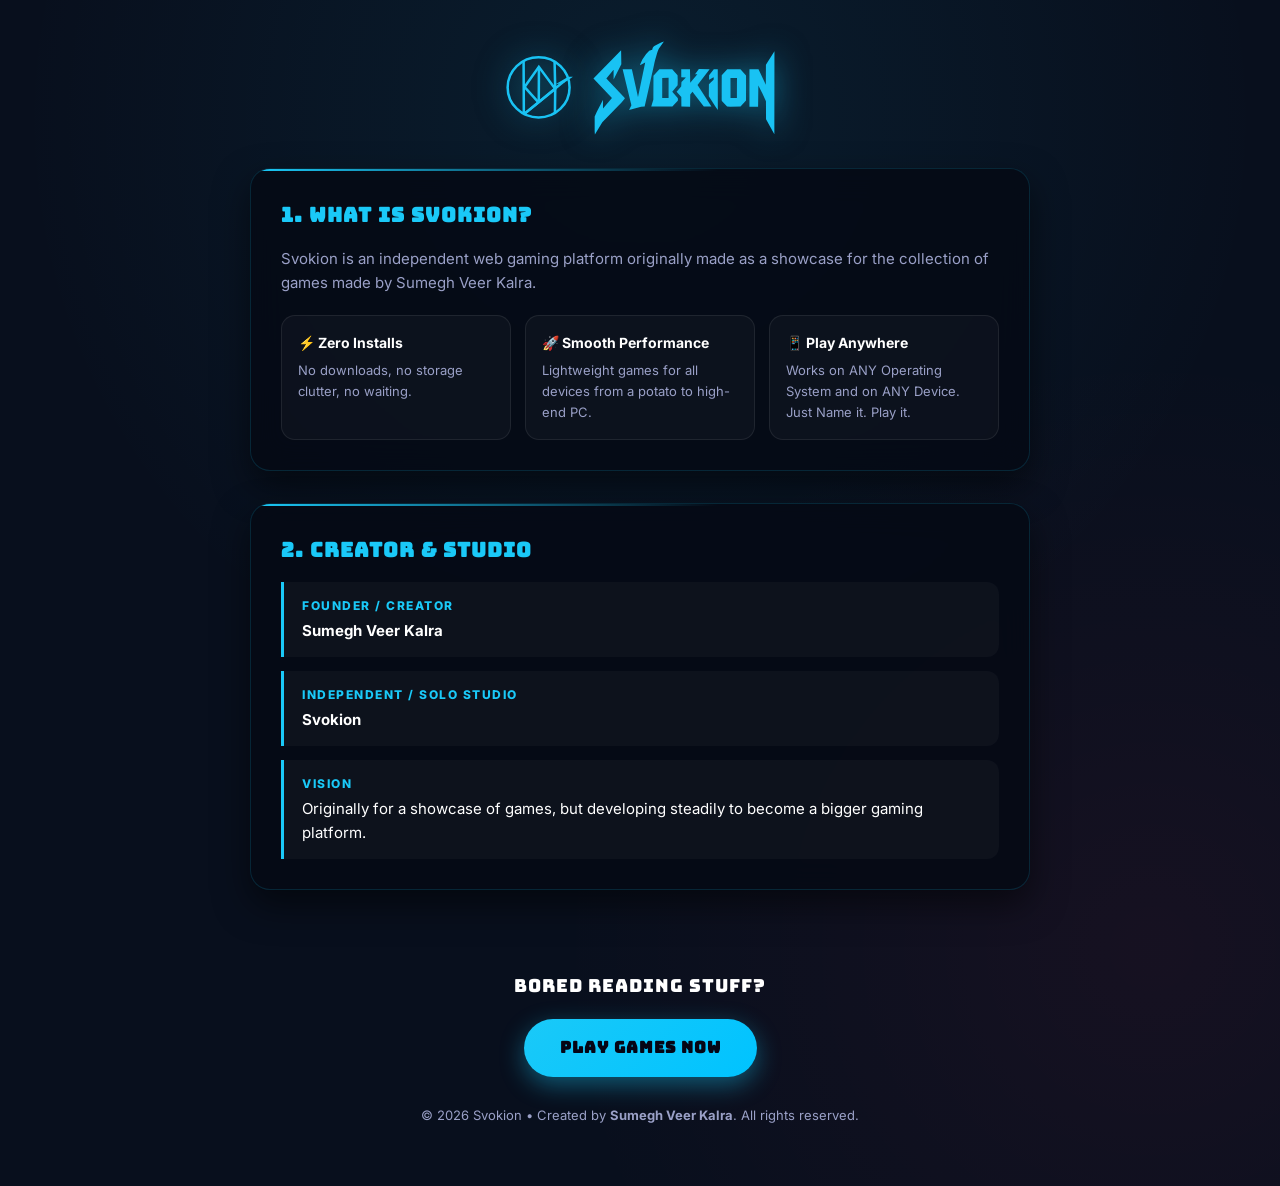
<file: about/index.html>
<!DOCTYPE html>
<html lang="en">
<head>
    <meta charset="UTF-8">
    <meta name="viewport" content="width=device-width, initial-scale=1.0, maximum-scale=1.0, user-scalable=no">
    <title>About | Svokion by Sumegh Veer Kalra</title>
    <meta name="description" content="Learn about Svokion, the free web gaming platform created by Sumegh Veer Kalra. Featuring original games like Drop-Off and The Button.">
    <meta name="keywords" content="about svokion, svokion games, sumegh veer kalra, drop-off, the button, independent web game developer">
    <meta name="author" content="Sumegh Veer Kalra, Svokion">
    <meta name="creator" content="Sumegh Veer Kalra, Svokion">
    <meta name="robots" content="index, follow, max-image-preview:large">
    <link rel="canonical" href="https://svokion.netlify.app/about">
    <link rel="icon" type="image/svg+xml" href="/favicon.svg">
    <link rel="alternate icon" href="/favicon.ico">

    <meta property="og:type" content="website">
    <meta property="og:url" content="https://svokion.netlify.app/about">
    <meta property="og:title" content="About | Svokion by Sumegh Veer Kalra">
    <meta property="og:description" content="Learn about Svokion, the free web gaming platform created by Sumegh Veer Kalra. Featuring original games like Drop-Off and The Button.">
    <meta property="og:image" content="https://svokion.netlify.app/og-image.png?v=3">

    <link rel="preconnect" href="https://fonts.googleapis.com">
    <link rel="preconnect" href="https://fonts.gstatic.com" crossorigin>
    <link href="https://fonts.googleapis.com/css2?family=Bungee&family=Inter:wght@400;600;700;800&display=swap" rel="stylesheet">

    <script type="application/ld+json">
    {
      "@context": "https://schema.org",
      "@type": "AboutPage",
      "name": "About Svokion",
      "url": "https://svokion.netlify.app/about",
      "description": "Svokion is an independent web gaming platform showcase created by Sumegh Veer Kalra.",
      "mainEntity": {
        "@type": "Organization",
        "name": "Svokion",
        "founder": {
          "@type": "Person",
          "name": "Sumegh Veer Kalra"
        }
      }
    }
    </script>

    <style>
        :root {
            --bg-main: #080f1d;
            --bg-card: rgba(5, 10, 20, 0.85);
            --color-accent: #1ac9f8;
            --color-neon-pink: #1ac9f8;
            --text-primary: #ffffff;
            --text-secondary: #9aa0c7;
            --border-glow: rgba(26, 201, 248, 0.15);
            --font-heading: 'Bungee', cursive;
            --font-body: 'Inter', -apple-system, BlinkMacSystemFont, sans-serif;
        }

        * {
            margin: 0;
            padding: 0;
            box-sizing: border-box;
        }

        body {
            background-color: var(--bg-main);
            color: var(--text-primary);
            font-family: var(--font-body);
            line-height: 1.6;
            min-height: 100vh;
            display: flex;
            flex-direction: column;
            align-items: center;
            padding: 40px 20px;
            background-image: 
                radial-gradient(circle at 50% 10%, rgba(26, 201, 248, 0.08) 0%, transparent 50%),
                radial-gradient(circle at 90% 80%, rgba(255, 51, 102, 0.06) 0%, transparent 40%);
            overflow-x: hidden;
        }

        .container {
            max-width: 780px;
            width: 100%;
            display: flex;
            flex-direction: column;
            gap: 32px;
        }

        .header-section {
            text-align: center;
            display: flex;
            flex-direction: column;
            align-items: center;
            gap: 12px;
        }

        .logo {
            font-family: var(--font-heading);
            font-size: 42px;
            color: var(--color-accent);
            text-decoration: none;
            display: inline-flex;
            align-items: center;
            gap: 16px;
            text-shadow: 0 0 20px rgba(26, 201, 248, 0.5);
            transition: transform 0.2s ease;
        }

        .header-brand-icon {
            width: 72px;
            height: 72px;
            border-radius: 50%;
            filter: drop-shadow(0 0 16px rgba(26, 201, 248, 0.5));
            transition: transform 0.2s ease, filter 0.2s ease;
            flex-shrink: 0;
        }

        .logo:hover .header-brand-icon {
            transform: scale(1.05) rotate(6deg);
            filter: drop-shadow(0 0 24px rgba(26, 201, 248, 0.8));
        }

        .logo:hover {
            transform: scale(1.05);
        }

        .logo .logo-v {
            font-size: 32px;
            margin: 0 1px;
        }

        .page-badge {
            font-size: 11px;
            font-weight: 800;
            letter-spacing: 2px;
            color: var(--color-accent);
            text-transform: uppercase;
            background: rgba(255, 51, 102, 0.1);
            border: 1px solid rgba(255, 51, 102, 0.3);
            padding: 4px 14px;
            border-radius: 20px;
        }

        .section-card {
            background: var(--bg-card);
            border: 1px solid var(--border-glow);
            border-radius: 20px;
            padding: 30px;
            backdrop-filter: blur(16px);
            box-shadow: 0 15px 35px rgba(0, 0, 0, 0.5);
            position: relative;
            overflow: hidden;
        }

        .section-card::before {
            content: '';
            position: absolute;
            top: 0;
            left: 0;
            right: 0;
            height: 2px;
            background: linear-gradient(90deg, var(--color-accent), transparent 60%);
        }

        .section-title {
            font-family: var(--font-heading);
            font-size: 20px;
            color: var(--color-accent);
            margin-bottom: 16px;
            letter-spacing: 1px;
            display: flex;
            align-items: center;
            gap: 10px;
        }

        .section-desc {
            color: var(--text-secondary);
            font-size: 15px;
            margin-bottom: 20px;
        }

        .feature-grid {
            display: grid;
            grid-template-columns: repeat(auto-fit, minmax(220px, 1fr));
            gap: 14px;
        }

        .feature-box {
            background: rgba(255, 255, 255, 0.03);
            border: 1px solid rgba(255, 255, 255, 0.08);
            border-radius: 14px;
            padding: 16px;
            display: flex;
            flex-direction: column;
            gap: 6px;
            transition: transform 0.2s ease, border-color 0.2s ease;
        }

        .feature-box:hover {
            transform: translateY(-2px);
            border-color: rgba(26, 201, 248, 0.4);
        }

        .feature-title {
            font-weight: 700;
            font-size: 14px;
            color: #ffffff;
        }

        .feature-desc {
            font-size: 13px;
            color: var(--text-secondary);
        }

        .info-list {
            display: flex;
            flex-direction: column;
            gap: 14px;
        }

        .info-item {
            background: rgba(255, 255, 255, 0.03);
            border-left: 3px solid var(--color-accent);
            border-radius: 0 12px 12px 0;
            padding: 14px 18px;
        }

        .info-label {
            font-size: 12px;
            font-weight: 800;
            text-transform: uppercase;
            letter-spacing: 1.5px;
            color: var(--color-accent);
            margin-bottom: 4px;
        }

        .info-val {
            font-size: 15px;
            color: #ffffff;
        }

        .games-list {
            display: flex;
            flex-direction: column;
            gap: 14px;
        }

        .game-item {
            background: rgba(255, 255, 255, 0.03);
            border: 1px solid rgba(255, 255, 255, 0.08);
            border-radius: 14px;
            padding: 18px;
            display: flex;
            justify-content: space-between;
            align-items: center;
            gap: 16px;
            transition: all 0.2s ease;
        }

        .game-item:hover {
            border-color: var(--color-accent);
            box-shadow: 0 0 20px rgba(26, 201, 248, 0.1);
        }

        .game-item-info {
            display: flex;
            flex-direction: column;
            gap: 4px;
        }

        .game-item-title {
            font-family: var(--font-heading);
            font-size: 16px;
            color: #ffffff;
            letter-spacing: 1px;
        }

        .game-item-desc {
            font-size: 13px;
            color: var(--text-secondary);
        }

        .game-item-btn {
            background: rgba(26, 201, 248, 0.1);
            border: 1px solid var(--color-accent);
            color: var(--color-accent);
            font-family: var(--font-heading);
            font-size: 12px;
            padding: 8px 18px;
            border-radius: 20px;
            text-decoration: none;
            white-space: nowrap;
            letter-spacing: 1px;
            transition: all 0.2s ease;
            flex-shrink: 0;
        }

        .game-item-btn:hover {
            background: var(--color-accent);
            color: #050515;
            box-shadow: 0 0 15px rgba(26, 201, 248, 0.6);
            transform: scale(1.05);
        }

        .upcoming-note {
            font-size: 13px;
            font-weight: 700;
            color: var(--color-accent);
            text-align: center;
            margin-top: 10px;
            letter-spacing: 1px;
            text-transform: uppercase;
        }

        .cta-section {
            text-align: center;
            display: flex;
            flex-direction: column;
            align-items: center;
            gap: 18px;
            padding: 50px 20px 20px;
        }

        .cta-question {
            font-family: var(--font-heading);
            font-size: 18px;
            color: var(--text-primary);
            letter-spacing: 1px;
        }

        .cta-btn {
            display: inline-flex;
            align-items: center;
            gap: 10px;
            background: linear-gradient(135deg, var(--color-accent), #00c3ff);
            color: #050515;
            font-family: var(--font-heading);
            font-size: 16px;
            text-decoration: none;
            padding: 16px 36px;
            border-radius: 30px;
            font-weight: 800;
            letter-spacing: 1px;
            box-shadow: 0 8px 25px rgba(26, 201, 248, 0.4);
            transition: transform 0.2s ease, box-shadow 0.2s ease;
        }

        .cta-btn:hover {
            transform: translateY(-3px) scale(1.03);
            box-shadow: 0 12px 35px rgba(26, 201, 248, 0.7);
        }

        .footer-copyright {
            font-size: 13px;
            color: var(--text-secondary);
            margin-top: 10px;
        }

        @media (max-width: 600px) {
            .section-card {
                padding: 20px;
            }
            .game-item {
                flex-direction: column;
                align-items: flex-start;
            }
            .game-item-btn {
                width: 100%;
                text-align: center;
            }
            .logo {
                font-size: 34px;
            }
            .header-brand-icon {
                width: 52px;
                height: 52px;
            }
            .logo-img {
                height: 68px;
            }
        }
    .logo-img {
            height: 96px;
            width: auto;
            display: block;
            filter: drop-shadow(0 0 16px rgba(26, 201, 248, 0.5));
            transition: transform 0.2s ease, filter 0.2s ease;
        }
        .logo-img:hover {
            transform: scale(1.04);
            filter: drop-shadow(0 0 24px rgba(26, 201, 248, 0.75));
        }
    </style>
</head>
<body>

    <div class="container">
        <div class="header-section">
            <a href="/" class="logo" title="Svokion"><img src="/svokion-icon.svg" alt="" class="header-brand-icon"><img src="/svokion.svg" alt="Svokion" class="logo-img"></a>
        </div>

        <section class="section-card">
            <h2 class="section-title">1. WHAT IS SVOKION?</h2>
            <p class="section-desc">
                Svokion is an independent web gaming platform originally made as a showcase for the collection of games made by Sumegh Veer Kalra.
            </p>
            <div class="feature-grid">
                <div class="feature-box">
                    <span class="feature-title">⚡ Zero Installs</span>
                    <span class="feature-desc">No downloads, no storage clutter, no waiting.</span>
                </div>
                <div class="feature-box">
                    <span class="feature-title">🚀 Smooth Performance</span>
                    <span class="feature-desc">Lightweight games for all devices from a potato to high-end PC.</span>
                </div>
                <div class="feature-box">
                    <span class="feature-title">📱 Play Anywhere</span>
                    <span class="feature-desc">Works on ANY Operating System and on ANY Device. Just Name it. Play it.</span>
                </div>
            </div>
        </section>

        <section class="section-card">
            <h2 class="section-title">2. CREATOR & STUDIO</h2>
            <div class="info-list">
                <div class="info-item">
                    <div class="info-label">Founder / Creator</div>
                    <div class="info-val"><strong>Sumegh Veer Kalra</strong></div>
                </div>
                <div class="info-item">
                    <div class="info-label">Independent / Solo Studio</div>
                    <div class="info-val"><strong>Svokion</strong></div>
                </div>
                <div class="info-item">
                    <div class="info-label">Vision</div>
                    <div class="info-val">Originally for a showcase of games, but developing steadily to become a bigger gaming platform.</div>
                </div>
            </div>
        </section>

        

        <div class="cta-section">
            <div class="cta-question">Bored reading stuff?</div>
            <a href="https://svokion.netlify.app/" class="cta-btn">PLAY GAMES NOW</a>
            <div class="footer-copyright">
                © 2026 Svokion • Created by <strong>Sumegh Veer Kalra</strong>. All rights reserved.
            </div>
        </div>
    </div>

</body>
</html>
</file>
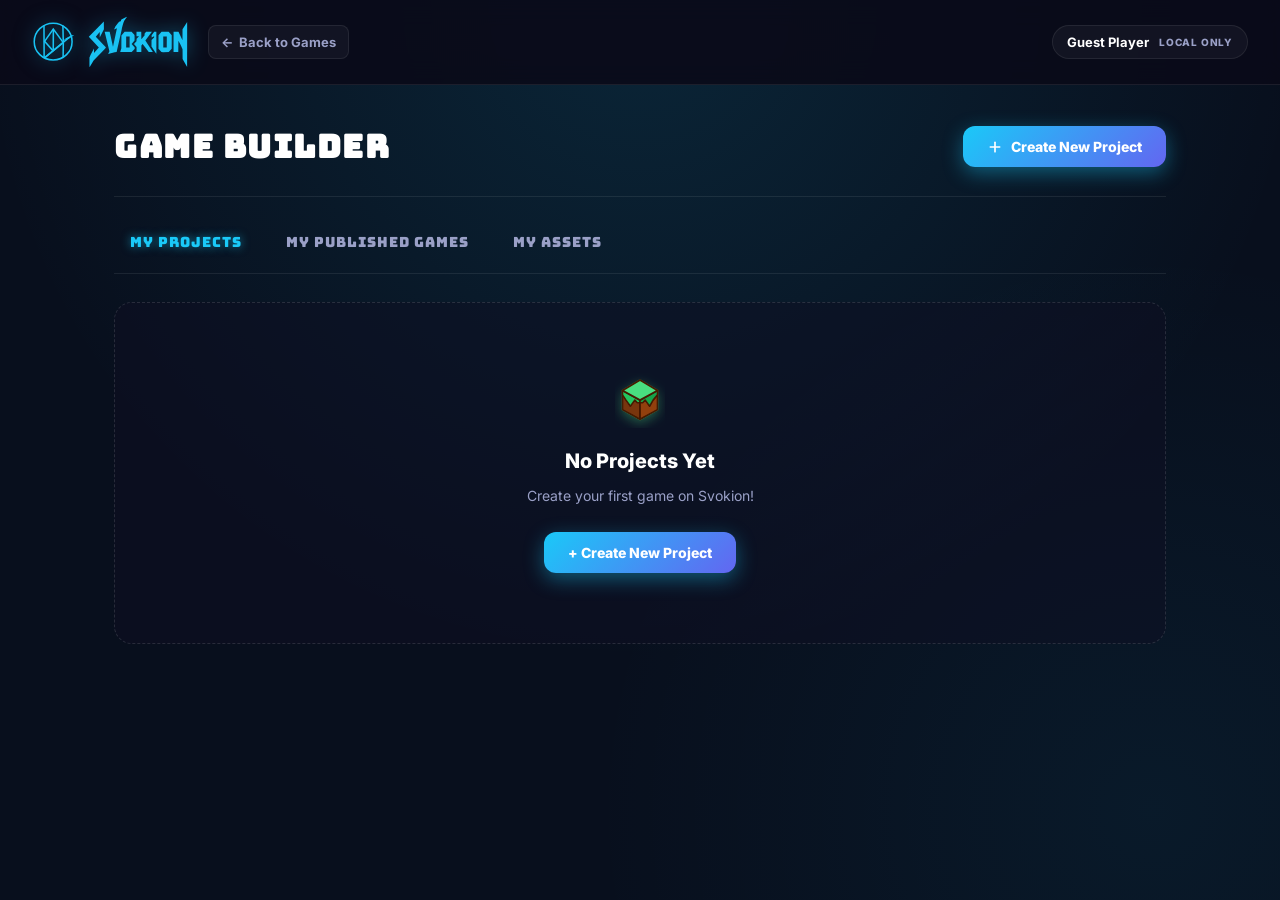
<file: developer/index.html>
<!DOCTYPE html>
<html lang="en">
<head>
    <meta charset="UTF-8">
    <meta name="viewport" content="width=device-width, initial-scale=1.0, maximum-scale=1.0, user-scalable=no">
    <title>Game Builder - Svokion</title>
    <meta name="description" content="Build, play, and publish custom games on Svokion.">
    <meta name="robots" content="index, follow">
    <link rel="canonical" href="https://svokion.netlify.app/developer">
    <link rel="icon" type="image/svg+xml" href="/favicon.svg">
    <link rel="alternate icon" href="/favicon.ico">

    <meta property="og:type" content="website">
    <meta property="og:url" content="https://svokion.netlify.app/developer">
    <meta property="og:title" content="Game Builder - Svokion">
    <meta property="og:description" content="Build, play, and publish custom games on Svokion.">
    <meta property="og:image" content="https://svokion.netlify.app/og-image.png?v=3">

    <link rel="preconnect" href="https://fonts.googleapis.com">
    <link rel="preconnect" href="https://fonts.gstatic.com" crossorigin>
    <link href="https://fonts.googleapis.com/css2?family=Bungee&family=Inter:wght@400;600;700;800&display=swap" rel="stylesheet">

    <style>
        :root {
            --bg-main: #080f1d;
            --bg-card: rgba(5, 10, 20, 0.85);
            --color-accent: #1ac9f8;
            --color-neon-pink: #ff3366;
            --color-purple: #1ac9f8;
            --text-primary: #ffffff;
            --text-secondary: #9aa0c7;
            --border-color: rgba(255, 255, 255, 0.08);
            --font-heading: 'Bungee', cursive;
            --font-body: 'Inter', -apple-system, BlinkMacSystemFont, sans-serif;
            --transition-smooth: all 0.25s cubic-bezier(0.2, 0.8, 0.2, 1);
        }

        * {
            margin: 0;
            padding: 0;
            box-sizing: border-box;
        }

        body {
            background-color: var(--bg-main);
            color: var(--text-primary);
            font-family: var(--font-body);
            line-height: 1.6;
            min-height: 100vh;
            display: flex;
            flex-direction: column;
            background-image: 
                radial-gradient(circle at 50% 0%, rgba(26, 201, 248, 0.12) 0%, transparent 60%),
                radial-gradient(circle at 90% 90%, rgba(26, 201, 248, 0.06) 0%, transparent 40%);
            overflow-x: hidden;
        }

        .builder-header {
            width: 100%;
            display: flex;
            justify-content: space-between;
            align-items: center;
            padding: 16px 32px;
            background: rgba(10, 10, 25, 0.9);
            border-bottom: 1px solid var(--border-color);
            position: sticky;
            top: 0;
            z-index: 100;
            backdrop-filter: blur(12px);
        }

        .header-left {
            display: flex;
            align-items: center;
            gap: 20px;
        }

        .logo {
            font-family: var(--font-heading);
            font-size: 28px;
            color: var(--color-accent);
            text-decoration: none;
            display: inline-flex;
            align-items: center;
            gap: 12px;
            letter-spacing: 1px;
        }

        .header-brand-icon {
            width: 44px;
            height: 44px;
            border-radius: 50%;
            filter: drop-shadow(0 0 10px rgba(26, 201, 248, 0.5));
            transition: transform 0.2s ease, filter 0.2s ease;
            flex-shrink: 0;
        }

        .logo:hover .header-brand-icon {
            transform: scale(1.05) rotate(6deg);
            filter: drop-shadow(0 0 18px rgba(26, 201, 248, 0.8));
        }

        .logo-v {
            font-size: 20px;
            margin: 0 1px;
            color: var(--color-accent);
        }

        .back-link {
            display: inline-flex;
            align-items: center;
            gap: 6px;
            color: var(--text-secondary);
            text-decoration: none;
            font-size: 13px;
            font-weight: 700;
            transition: var(--transition-smooth);
            padding: 6px 12px;
            border-radius: 8px;
            background: rgba(255, 255, 255, 0.04);
            border: 1px solid var(--border-color);
        }

        .back-link:hover {
            color: #ffffff;
            border-color: rgba(255, 255, 255, 0.2);
            background: rgba(255, 255, 255, 0.08);
        }

        .header-right {
            display: flex;
            align-items: center;
            gap: 16px;
        }

        .user-chip {
            display: flex;
            align-items: center;
            gap: 10px;
            padding: 6px 14px;
            background: rgba(255, 255, 255, 0.04);
            border: 1px solid var(--border-color);
            border-radius: 20px;
        }

        .user-name {
            font-size: 13px;
            font-weight: 700;
            color: var(--text-primary);
        }

        .user-badge {
            font-size: 10px;
            font-weight: 800;
            text-transform: uppercase;
            letter-spacing: 0.8px;
            color: var(--text-secondary);
        }

        .user-badge.developer {
            color: #38bdf8;
            text-shadow: 0 0 8px rgba(26, 201, 248, 0.6);
        }

        .user-badge.admin {
            color: var(--color-accent);
            text-shadow: 0 0 8px rgba(26, 201, 248, 0.5);
        }

        .user-badge.owner {
            color: #ffd700;
            text-shadow: 0 0 8px rgba(255, 215, 0, 0.5);
        }

        .user-badge.player {
            color: #00c3ff;
        }

        .builder-container {
            max-width: 1100px;
            width: 100%;
            margin: 0 auto;
            padding: 36px 24px 60px 24px;
            display: flex;
            flex-direction: column;
            gap: 28px;
            flex: 1;
        }

        .hero-banner {
            display: flex;
            justify-content: space-between;
            align-items: center;
            padding-bottom: 24px;
            border-bottom: 1px solid var(--border-color);
            gap: 20px;
            flex-wrap: wrap;
        }

        .hero-title-group h1 {
            font-family: var(--font-heading);
            font-size: 32px;
            letter-spacing: 1.5px;
            color: #ffffff;
            margin: 0;
        }

        .btn-create-project {
            display: inline-flex;
            align-items: center;
            gap: 8px;
            background: linear-gradient(135deg, #1ac9f8, #6366f1);
            color: #ffffff;
            border: none;
            padding: 12px 24px;
            border-radius: 12px;
            font-family: var(--font-body);
            font-size: 14px;
            font-weight: 800;
            cursor: pointer;
            box-shadow: 0 6px 20px rgba(26, 201, 248, 0.4);
            transition: var(--transition-smooth);
        }

        .btn-create-project:hover {
            transform: translateY(-2px);
            box-shadow: 0 8px 25px rgba(26, 201, 248, 0.6);
        }

        .builder-tabs {
            display: flex;
            gap: 12px;
            border-bottom: 1px solid var(--border-color);
            padding-bottom: 14px;
            overflow-x: auto;
        }

        .tab-btn {
            background: transparent;
            border: none;
            color: var(--text-secondary);
            font-family: var(--font-heading);
            font-size: 14px;
            letter-spacing: 1px;
            padding: 8px 16px;
            cursor: pointer;
            transition: var(--transition-smooth);
            white-space: nowrap;
        }

        .tab-btn:hover {
            color: #ffffff;
        }

        .tab-btn.active {
            color: var(--color-accent);
            text-shadow: 0 0 10px rgba(26, 201, 248, 0.6);
        }

        .tab-pane {
            display: none;
        }

        .tab-pane.active {
            display: block;
        }

        .projects-grid {
            display: grid;
            grid-template-columns: repeat(auto-fill, minmax(300px, 1fr));
            gap: 22px;
        }

        .project-card {
            background: rgba(18, 18, 42, 0.7);
            border: 1px solid var(--border-color);
            border-radius: 16px;
            overflow: hidden;
            display: flex;
            flex-direction: column;
            transition: var(--transition-smooth);
        }

        .project-card:hover {
            border-color: rgba(26, 201, 248, 0.4);
            transform: translateY(-3px);
            box-shadow: 0 12px 30px rgba(0, 0, 0, 0.5), 0 0 15px rgba(26, 201, 248, 0.15);
        }

        .card-preview {
            height: 150px;
            background: linear-gradient(135deg, #111129, #1b1638);
            display: flex;
            align-items: center;
            justify-content: center;
            font-size: 42px;
            border-bottom: 1px solid var(--border-color);
        }

        .card-content {
            padding: 18px;
            display: flex;
            flex-direction: column;
            flex: 1;
        }

        .card-title {
            font-family: var(--font-body);
            font-size: 17px;
            font-weight: 800;
            color: var(--text-primary);
            margin-bottom: 6px;
        }

        .card-meta {
            display: flex;
            justify-content: space-between;
            font-size: 12px;
            color: var(--text-secondary);
            margin-bottom: 18px;
        }

        .card-actions {
            display: flex;
            gap: 8px;
            margin-top: auto;
        }

        .card-btn {
            padding: 9px 12px;
            border-radius: 8px;
            font-size: 12px;
            font-weight: 700;
            cursor: pointer;
            transition: var(--transition-smooth);
            text-align: center;
            border: none;
        }

        .card-btn.open {
            flex: 2;
            background: rgba(26, 201, 248, 0.2);
            border: 1px solid rgba(26, 201, 248, 0.4);
            color: #38bdf8;
        }

        .card-btn.open:hover {
            background: #1ac9f8;
            color: #ffffff;
        }

        .card-btn.submit {
            flex: 2;
            background: rgba(26, 201, 248, 0.12);
            border: 1px solid rgba(26, 201, 248, 0.3);
            color: var(--color-accent);
        }

        .card-btn.submit:hover {
            background: var(--color-accent);
            color: #050510;
        }

        .card-btn.delete {
            flex: 1;
            background: rgba(255, 255, 255, 0.04);
            border: 1px solid rgba(255, 255, 255, 0.08);
            color: var(--text-secondary);
        }

        .card-btn.delete:hover {
            background: rgba(255, 51, 102, 0.2);
            border-color: rgba(255, 51, 102, 0.4);
            color: #ff4d79;
        }

        .empty-state {
            text-align: center;
            padding: 70px 24px;
            background: rgba(15, 15, 35, 0.5);
            border: 1px dashed rgba(255, 255, 255, 0.12);
            border-radius: 18px;
        }

        .empty-icon {
            font-size: 52px;
            margin-bottom: 16px;
            display: flex;
            align-items: center;
            justify-content: center;
        }

        .empty-icon svg {
            width: 56px;
            height: 56px;
            display: block;
        }

        .empty-title {
            font-family: var(--font-body);
            font-size: 20px;
            font-weight: 800;
            color: var(--text-primary);
            margin-bottom: 8px;
        }

        .empty-desc {
            font-size: 14px;
            color: var(--text-secondary);
            max-width: 440px;
            margin: 0 auto 24px auto;
        }

        @media (max-width: 680px) {
            .builder-header {
                padding: 14px 18px;
            }
            .builder-container {
                padding: 24px 16px;
            }
            .hero-banner {
                flex-direction: column;
                align-items: flex-start;
            }
        }
    .logo-img {
            height: 52px;
            width: auto;
            display: block;
            filter: drop-shadow(0 0 10px rgba(26, 201, 248, 0.4));
        }
        </style>
</head>
<body>

    <header class="builder-header">
        <div class="header-left">
            <a href="/" class="logo" title="Svokion"><img src="/svokion-icon.svg" alt="" class="header-brand-icon"><img src="/svokion.svg" alt="Svokion" class="logo-img"></a>
            <a href="/" class="back-link">
                <span>←</span>
                <span>Back to Games</span>
            </a>
        </div>
        <div class="header-right">
            <div class="user-chip" id="user-chip">
                <span class="user-name" id="user-name">Guest Player</span>
                <span class="user-badge" id="user-badge">Local Only</span>
            </div>
        </div>
    </header>

    <main class="builder-container">
        <section class="hero-banner">
            <div class="hero-title-group">
                <h1>GAME BUILDER</h1>
            </div>
            <button type="button" class="btn-create-project" id="btn-create-project">
                <svg width="16" height="16" viewBox="0 0 24 24" fill="none" stroke="currentColor" stroke-width="2.5" stroke-linecap="round" stroke-linejoin="round">
                    <line x1="12" y1="5" x2="12" y2="19"></line>
                    <line x1="5" y1="12" x2="19" y2="12"></line>
                </svg>
                <span>Create New Project</span>
            </button>
        </section>

        <nav class="builder-tabs">
            <button type="button" class="tab-btn active" data-tab="projects" id="tab-projects">My Projects</button>
            <button type="button" class="tab-btn" data-tab="published" id="tab-published">My Published Games</button>
            <button type="button" class="tab-btn" data-tab="assets" id="tab-assets">My Assets</button>
        </nav>

        <div class="tab-pane active" id="pane-projects">
            <div class="projects-grid" id="projects-grid"></div>
        </div>

        <div class="tab-pane" id="pane-published">
            <div class="empty-state">
                <div class="empty-icon">🎮</div>
                <h3 class="empty-title">No games published</h3>
                <p class="empty-desc">No games published, make one and submit it now:</p>
                <button type="button" class="btn-create-project" id="btn-create-published">+ Create New Project</button>
            </div>
        </div>

        <div class="tab-pane" id="pane-assets">
            <div class="empty-state">
                <div class="empty-icon">🧱</div>
                <h3 class="empty-title">No Assets Uploaded Yet</h3>
                <p class="empty-desc">Create Models &amp; Presets and upload them to toolbox for other creators!</p>
                <button type="button" class="btn-create-project" id="btn-create-assets">+ Create New Project</button>
            </div>
        </div>
    </main>

    <script>
        const state = {
            currentUser: null,
            projects: []
        };

        function restoreUserState() {
            try {
                const raw = sessionStorage.getItem("_svk_session_cache");
                if (raw) {
                    const parsed = JSON.parse(raw);
                    state.currentUser = parsed;
                }
            } catch (e) {}

            const nameEl = document.getElementById("user-name");
            const badgeEl = document.getElementById("user-badge");

            if (state.currentUser && state.currentUser.uid) {
                if (nameEl) nameEl.textContent = state.currentUser.username ? `@${state.currentUser.username}` : "Creator";
                if (badgeEl) {
                    const role = state.currentUser.role || "user";
                    if (role === "owner") {
                        badgeEl.textContent = "OWNER";
                        badgeEl.className = "user-badge owner";
                    } else if (role === "admin") {
                        badgeEl.textContent = "ADMIN";
                        badgeEl.className = "user-badge admin";
                    } else if (role === "developer") {
                        badgeEl.textContent = "DEVELOPER";
                        badgeEl.className = "user-badge developer";
                    } else {
                        badgeEl.textContent = "PLAYER";
                        badgeEl.className = "user-badge player";
                    }
                }
            } else {
                if (nameEl) nameEl.textContent = "Guest Player";
                if (badgeEl) {
                    badgeEl.textContent = "LOCAL ONLY";
                    badgeEl.className = "user-badge";
                }
            }
        }

        function loadProjects() {
            try {
                const raw = localStorage.getItem("_svk_studio_projects");
                if (raw) {
                    const parsed = JSON.parse(raw);
                    if (Array.isArray(parsed)) {
                        state.projects = parsed;
                        return;
                    }
                }
            } catch (e) {}
            state.projects = [];
        }

        function saveProjects() {
            try {
                localStorage.setItem("_svk_studio_projects", JSON.stringify(state.projects));
            } catch (e) {}
        }

        function renderProjects() {
            const grid = document.getElementById("projects-grid");
            if (!grid) return;

            if (state.projects.length === 0) {
                grid.innerHTML = `
                    <div class="empty-state" style="grid-column: 1 / -1;">
                        <div class="empty-icon"><svg width="60" height="60" viewBox="0 0 64 64" fill="none"><defs><filter id="grassGlow" x="-20%" y="-20%" width="140%" height="140%"><feDropShadow dx="0" dy="4" stdDeviation="6" flood-color="#4ade80" flood-opacity="0.35"/></filter></defs><g filter="url(#grassGlow)"><polygon points="12,20 32,31 32,53 12,42" fill="#78350f" stroke="#451a03" stroke-width="2" stroke-linejoin="round"/><polygon points="32,31 52,20 52,42 32,53" fill="#92400e" stroke="#451a03" stroke-width="2" stroke-linejoin="round"/><path d="M 12 20 L 32 31 L 32 34 L 29 34 L 26 31 L 21 38 L 16 31 L 12 25 Z" fill="#22c55e" stroke="#451a03" stroke-width="1.8" stroke-linejoin="round"/><path d="M 32 31 L 52 20 L 52 25 L 47 31 L 43 38 L 38 31 L 35 34 L 32 34 Z" fill="#16a34a" stroke="#451a03" stroke-width="1.8" stroke-linejoin="round"/><polygon points="32,8 52,20 32,31 12,20" fill="#4ade80" stroke="#451a03" stroke-width="2" stroke-linejoin="round"/></g></svg></div>
                        <h3 class="empty-title">No Projects Yet</h3>
                        <p class="empty-desc">Create your first game on Svokion!</p>
                        <button type="button" class="btn-create-project" id="empty-create-btn">+ Create New Project</button>
                    </div>
                `;
                const emptyBtn = document.getElementById("empty-create-btn");
                if (emptyBtn) emptyBtn.addEventListener("click", createNewProject);
                return;
            }

            grid.innerHTML = state.projects.map(p => `
                <div class="project-card" data-id="${p.id}">
                    <div class="card-preview">🧱</div>
                    <div class="card-content">
                        <h3 class="card-title">${p.title}</h3>
                        <div class="card-meta">
                            <span>Updated: ${p.updatedAt || 'Recent'}</span>
                            <span>${p.blocks || 0} blocks</span>
                        </div>
                        <div class="card-actions">
                            <button type="button" class="card-btn open" data-id="${p.id}">Open in Editor</button>
                            <button type="button" class="card-btn submit" data-id="${p.id}">Submit Game</button>
                            <button type="button" class="card-btn delete" data-id="${p.id}">Delete</button>
                        </div>
                    </div>
                </div>
            `).join("");

            grid.querySelectorAll(".card-btn.open").forEach(btn => {
                btn.addEventListener("click", () => {
                    const id = btn.getAttribute("data-id");
                    const p = state.projects.find(item => item.id === id);
                    openInEditor(p);
                });
            });

            grid.querySelectorAll(".card-btn.submit").forEach(btn => {
                btn.addEventListener("click", () => {
                    if (!state.currentUser || !state.currentUser.uid) {
                        alert("Please sign in on the main site to submit games for review! 🔒");
                        return;
                    }
                    const id = btn.getAttribute("data-id");
                    const p = state.projects.find(item => item.id === id);
                    const name = p ? p.title : "Project";
                    if (state.currentUser.role === "owner") {
                        alert(`Owner submission: "${name}" published directly to live! 🚀`);
                    } else {
                        alert(`"${name}" submitted! An Admin will playtest it before publishing.`);
                    }
                });
            });

            grid.querySelectorAll(".card-btn.delete").forEach(btn => {
                btn.addEventListener("click", () => {
                    const id = btn.getAttribute("data-id");
                    state.projects = state.projects.filter(item => item.id !== id);
                    saveProjects();
                    renderProjects();
                });
            });
        }

        function createNewProject() {
            window.location.href = "/games/studio/editor.html";
        }

        function openInEditor(project) {
            const id = project ? project.id : "";
            window.location.href = `/games/studio/editor.html?id=${encodeURIComponent(id)}`;
        }

        function setupTabs() {
            const tabs = document.querySelectorAll(".tab-btn");
            const panes = document.querySelectorAll(".tab-pane");

            tabs.forEach(tab => {
                tab.addEventListener("click", () => {
                    const target = tab.getAttribute("data-tab");
                    tabs.forEach(t => t.classList.toggle("active", t === tab));
                    panes.forEach(p => p.classList.toggle("active", p.id === `pane-${target}`));
                });
            });
        }

        window.addEventListener("DOMContentLoaded", () => {
            restoreUserState();
            loadProjects();
            renderProjects();
            setupTabs();

            const createBtn = document.getElementById("btn-create-project");
            if (createBtn) createBtn.addEventListener("click", createNewProject);

            const publishedCreateBtn = document.getElementById("btn-create-published");
            if (publishedCreateBtn) publishedCreateBtn.addEventListener("click", createNewProject);

            const assetsCreateBtn = document.getElementById("btn-create-assets");
            if (assetsCreateBtn) assetsCreateBtn.addEventListener("click", createNewProject);
        });
    </script>
</body>
</html>
</file>
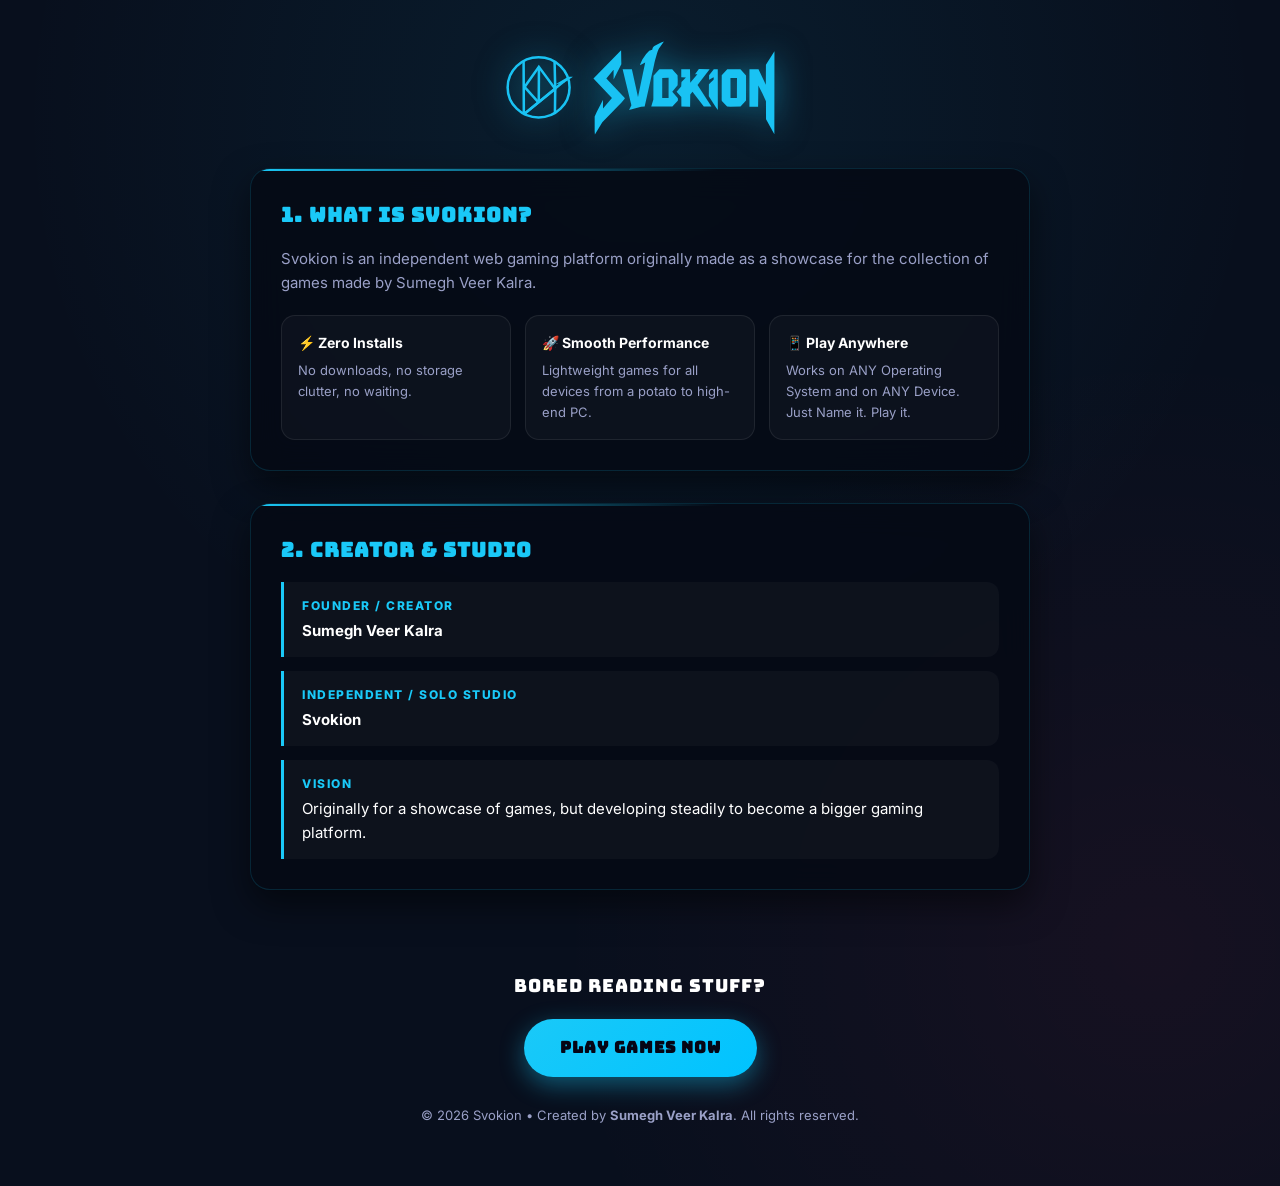
<file: about.html>
<!DOCTYPE html>
<html lang="en">
<head>
    <meta charset="UTF-8">
    <meta name="viewport" content="width=device-width, initial-scale=1.0, maximum-scale=1.0, user-scalable=no">
    <title>About | Svokion</title>
    <meta name="description" content="Svokion is an independent web gaming platform showcase created by Sumegh Veer Kalra. Lightweight browser games with zero installs.">
    <meta name="author" content="Sumegh Veer Kalra, Svokion">
    <meta name="creator" content="Sumegh Veer Kalra, Svokion">
    <meta name="robots" content="index, follow">
    <link rel="canonical" href="https://svokion.netlify.app/about">
    <link rel="icon" type="image/svg+xml" href="/favicon.svg">
    <link rel="alternate icon" href="/favicon.ico">

    <link rel="preconnect" href="https://fonts.googleapis.com">
    <link rel="preconnect" href="https://fonts.gstatic.com" crossorigin>
    <link href="https://fonts.googleapis.com/css2?family=Bungee&family=Inter:wght@400;600;700;800&display=swap" rel="stylesheet">

    <script type="application/ld+json">
    {
      "@context": "https://schema.org",
      "@type": "AboutPage",
      "name": "About Svokion",
      "url": "https://svokion.netlify.app/about",
      "description": "Svokion is an independent web gaming platform showcase created by Sumegh Veer Kalra.",
      "mainEntity": {
        "@type": "Organization",
        "name": "Svokion",
        "founder": {
          "@type": "Person",
          "name": "Sumegh Veer Kalra"
        }
      }
    }
    </script>

    <style>
        :root {
            --bg-main: #080f1d;
            --bg-card: rgba(5, 10, 20, 0.85);
            --color-accent: #1ac9f8;
            --color-neon-pink: #1ac9f8;
            --text-primary: #ffffff;
            --text-secondary: #9aa0c7;
            --border-glow: rgba(26, 201, 248, 0.15);
            --font-heading: 'Bungee', cursive;
            --font-body: 'Inter', -apple-system, BlinkMacSystemFont, sans-serif;
        }

        * {
            margin: 0;
            padding: 0;
            box-sizing: border-box;
        }

        body {
            background-color: var(--bg-main);
            color: var(--text-primary);
            font-family: var(--font-body);
            line-height: 1.6;
            min-height: 100vh;
            display: flex;
            flex-direction: column;
            align-items: center;
            padding: 40px 20px;
            background-image: 
                radial-gradient(circle at 50% 10%, rgba(26, 201, 248, 0.08) 0%, transparent 50%),
                radial-gradient(circle at 90% 80%, rgba(255, 51, 102, 0.06) 0%, transparent 40%);
            overflow-x: hidden;
        }

        .container {
            max-width: 780px;
            width: 100%;
            display: flex;
            flex-direction: column;
            gap: 32px;
        }

        .header-section {
            text-align: center;
            display: flex;
            flex-direction: column;
            align-items: center;
            gap: 12px;
        }

        .logo {
            font-family: var(--font-heading);
            font-size: 42px;
            color: var(--color-accent);
            text-decoration: none;
            display: inline-flex;
            align-items: center;
            gap: 16px;
            text-shadow: 0 0 20px rgba(26, 201, 248, 0.5);
            transition: transform 0.2s ease;
        }

        .header-brand-icon {
            width: 72px;
            height: 72px;
            border-radius: 50%;
            filter: drop-shadow(0 0 16px rgba(26, 201, 248, 0.5));
            transition: transform 0.2s ease, filter 0.2s ease;
            flex-shrink: 0;
        }

        .logo:hover .header-brand-icon {
            transform: scale(1.05) rotate(6deg);
            filter: drop-shadow(0 0 24px rgba(26, 201, 248, 0.8));
        }

        .logo:hover {
            transform: scale(1.05);
        }

        .logo .logo-v {
            font-size: 32px;
            margin: 0 1px;
        }

        .page-badge {
            font-size: 11px;
            font-weight: 800;
            letter-spacing: 2px;
            color: var(--color-accent);
            text-transform: uppercase;
            background: rgba(255, 51, 102, 0.1);
            border: 1px solid rgba(255, 51, 102, 0.3);
            padding: 4px 14px;
            border-radius: 20px;
        }

        .section-card {
            background: var(--bg-card);
            border: 1px solid var(--border-glow);
            border-radius: 20px;
            padding: 30px;
            backdrop-filter: blur(16px);
            box-shadow: 0 15px 35px rgba(0, 0, 0, 0.5);
            position: relative;
            overflow: hidden;
        }

        .section-card::before {
            content: '';
            position: absolute;
            top: 0;
            left: 0;
            right: 0;
            height: 2px;
            background: linear-gradient(90deg, var(--color-accent), transparent 60%);
        }

        .section-title {
            font-family: var(--font-heading);
            font-size: 20px;
            color: var(--color-accent);
            margin-bottom: 16px;
            letter-spacing: 1px;
            display: flex;
            align-items: center;
            gap: 10px;
        }

        .section-desc {
            color: var(--text-secondary);
            font-size: 15px;
            margin-bottom: 20px;
        }

        .feature-grid {
            display: grid;
            grid-template-columns: repeat(auto-fit, minmax(220px, 1fr));
            gap: 14px;
        }

        .feature-box {
            background: rgba(255, 255, 255, 0.03);
            border: 1px solid rgba(255, 255, 255, 0.08);
            border-radius: 14px;
            padding: 16px;
            display: flex;
            flex-direction: column;
            gap: 6px;
            transition: transform 0.2s ease, border-color 0.2s ease;
        }

        .feature-box:hover {
            transform: translateY(-2px);
            border-color: rgba(26, 201, 248, 0.4);
        }

        .feature-title {
            font-weight: 700;
            font-size: 14px;
            color: #ffffff;
        }

        .feature-desc {
            font-size: 13px;
            color: var(--text-secondary);
        }

        .info-list {
            display: flex;
            flex-direction: column;
            gap: 14px;
        }

        .info-item {
            background: rgba(255, 255, 255, 0.03);
            border-left: 3px solid var(--color-accent);
            border-radius: 0 12px 12px 0;
            padding: 14px 18px;
        }

        .info-label {
            font-size: 12px;
            font-weight: 800;
            text-transform: uppercase;
            letter-spacing: 1.5px;
            color: var(--color-accent);
            margin-bottom: 4px;
        }

        .info-val {
            font-size: 15px;
            color: #ffffff;
        }

        .games-list {
            display: flex;
            flex-direction: column;
            gap: 14px;
        }

        .game-item {
            background: rgba(255, 255, 255, 0.03);
            border: 1px solid rgba(255, 255, 255, 0.08);
            border-radius: 14px;
            padding: 18px;
            display: flex;
            justify-content: space-between;
            align-items: center;
            gap: 16px;
            transition: all 0.2s ease;
        }

        .game-item:hover {
            border-color: var(--color-accent);
            box-shadow: 0 0 20px rgba(26, 201, 248, 0.1);
        }

        .game-item-info {
            display: flex;
            flex-direction: column;
            gap: 4px;
        }

        .game-item-title {
            font-family: var(--font-heading);
            font-size: 16px;
            color: #ffffff;
            letter-spacing: 1px;
        }

        .game-item-desc {
            font-size: 13px;
            color: var(--text-secondary);
        }

        .game-item-btn {
            background: rgba(26, 201, 248, 0.1);
            border: 1px solid var(--color-accent);
            color: var(--color-accent);
            font-family: var(--font-heading);
            font-size: 12px;
            padding: 8px 18px;
            border-radius: 20px;
            text-decoration: none;
            white-space: nowrap;
            letter-spacing: 1px;
            transition: all 0.2s ease;
            flex-shrink: 0;
        }

        .game-item-btn:hover {
            background: var(--color-accent);
            color: #050515;
            box-shadow: 0 0 15px rgba(26, 201, 248, 0.6);
            transform: scale(1.05);
        }

        .upcoming-note {
            font-size: 13px;
            font-weight: 700;
            color: var(--color-accent);
            text-align: center;
            margin-top: 10px;
            letter-spacing: 1px;
            text-transform: uppercase;
        }

        .cta-section {
            text-align: center;
            display: flex;
            flex-direction: column;
            align-items: center;
            gap: 18px;
            padding: 50px 20px 20px;
        }

        .cta-question {
            font-family: var(--font-heading);
            font-size: 18px;
            color: var(--text-primary);
            letter-spacing: 1px;
        }

        .cta-btn {
            display: inline-flex;
            align-items: center;
            gap: 10px;
            background: linear-gradient(135deg, var(--color-accent), #00c3ff);
            color: #050515;
            font-family: var(--font-heading);
            font-size: 16px;
            text-decoration: none;
            padding: 16px 36px;
            border-radius: 30px;
            font-weight: 800;
            letter-spacing: 1px;
            box-shadow: 0 8px 25px rgba(26, 201, 248, 0.4);
            transition: transform 0.2s ease, box-shadow 0.2s ease;
        }

        .cta-btn:hover {
            transform: translateY(-3px) scale(1.03);
            box-shadow: 0 12px 35px rgba(26, 201, 248, 0.7);
        }

        .footer-copyright {
            font-size: 13px;
            color: var(--text-secondary);
            margin-top: 10px;
        }

        @media (max-width: 600px) {
            .section-card {
                padding: 20px;
            }
            .game-item {
                flex-direction: column;
                align-items: flex-start;
            }
            .game-item-btn {
                width: 100%;
                text-align: center;
            }
            .logo {
                font-size: 34px;
            }
            .header-brand-icon {
                width: 52px;
                height: 52px;
            }
            .logo-img {
                height: 68px;
            }
        }
    .logo-img {
            height: 96px;
            width: auto;
            display: block;
            filter: drop-shadow(0 0 16px rgba(26, 201, 248, 0.5));
            transition: transform 0.2s ease, filter 0.2s ease;
        }
        .logo-img:hover {
            transform: scale(1.04);
            filter: drop-shadow(0 0 24px rgba(26, 201, 248, 0.75));
        }
    </style>
</head>
<body>

    <div class="container">
        <div class="header-section">
            <a href="/" class="logo" title="Svokion"><img src="/svokion-icon.svg" alt="" class="header-brand-icon"><img src="/svokion.svg" alt="Svokion" class="logo-img"></a>
        </div>

        <section class="section-card">
            <h2 class="section-title">1. WHAT IS SVOKION?</h2>
            <p class="section-desc">
                Svokion is an independent web gaming platform originally made as a showcase for the collection of games made by Sumegh Veer Kalra.
            </p>
            <div class="feature-grid">
                <div class="feature-box">
                    <span class="feature-title">⚡ Zero Installs</span>
                    <span class="feature-desc">No downloads, no storage clutter, no waiting.</span>
                </div>
                <div class="feature-box">
                    <span class="feature-title">🚀 Smooth Performance</span>
                    <span class="feature-desc">Lightweight games for all devices from a potato to high-end PC.</span>
                </div>
                <div class="feature-box">
                    <span class="feature-title">📱 Play Anywhere</span>
                    <span class="feature-desc">Works on ANY Operating System and on ANY Device. Just Name it. Play it.</span>
                </div>
            </div>
        </section>

        <section class="section-card">
            <h2 class="section-title">2. CREATOR & STUDIO</h2>
            <div class="info-list">
                <div class="info-item">
                    <div class="info-label">Founder / Creator</div>
                    <div class="info-val"><strong>Sumegh Veer Kalra</strong></div>
                </div>
                <div class="info-item">
                    <div class="info-label">Independent / Solo Studio</div>
                    <div class="info-val"><strong>Svokion</strong></div>
                </div>
                <div class="info-item">
                    <div class="info-label">Vision</div>
                    <div class="info-val">Originally for a showcase of games, but developing steadily to become a bigger gaming platform.</div>
                </div>
            </div>
        </section>

        

        <div class="cta-section">
            <div class="cta-question">Bored reading stuff?</div>
            <a href="https://svokion.netlify.app/" class="cta-btn">PLAY GAMES NOW</a>
            <div class="footer-copyright">
                © 2026 Svokion • Created by <strong>Sumegh Veer Kalra</strong>. All rights reserved.
            </div>
        </div>
    </div>

</body>
</html>
</file>
